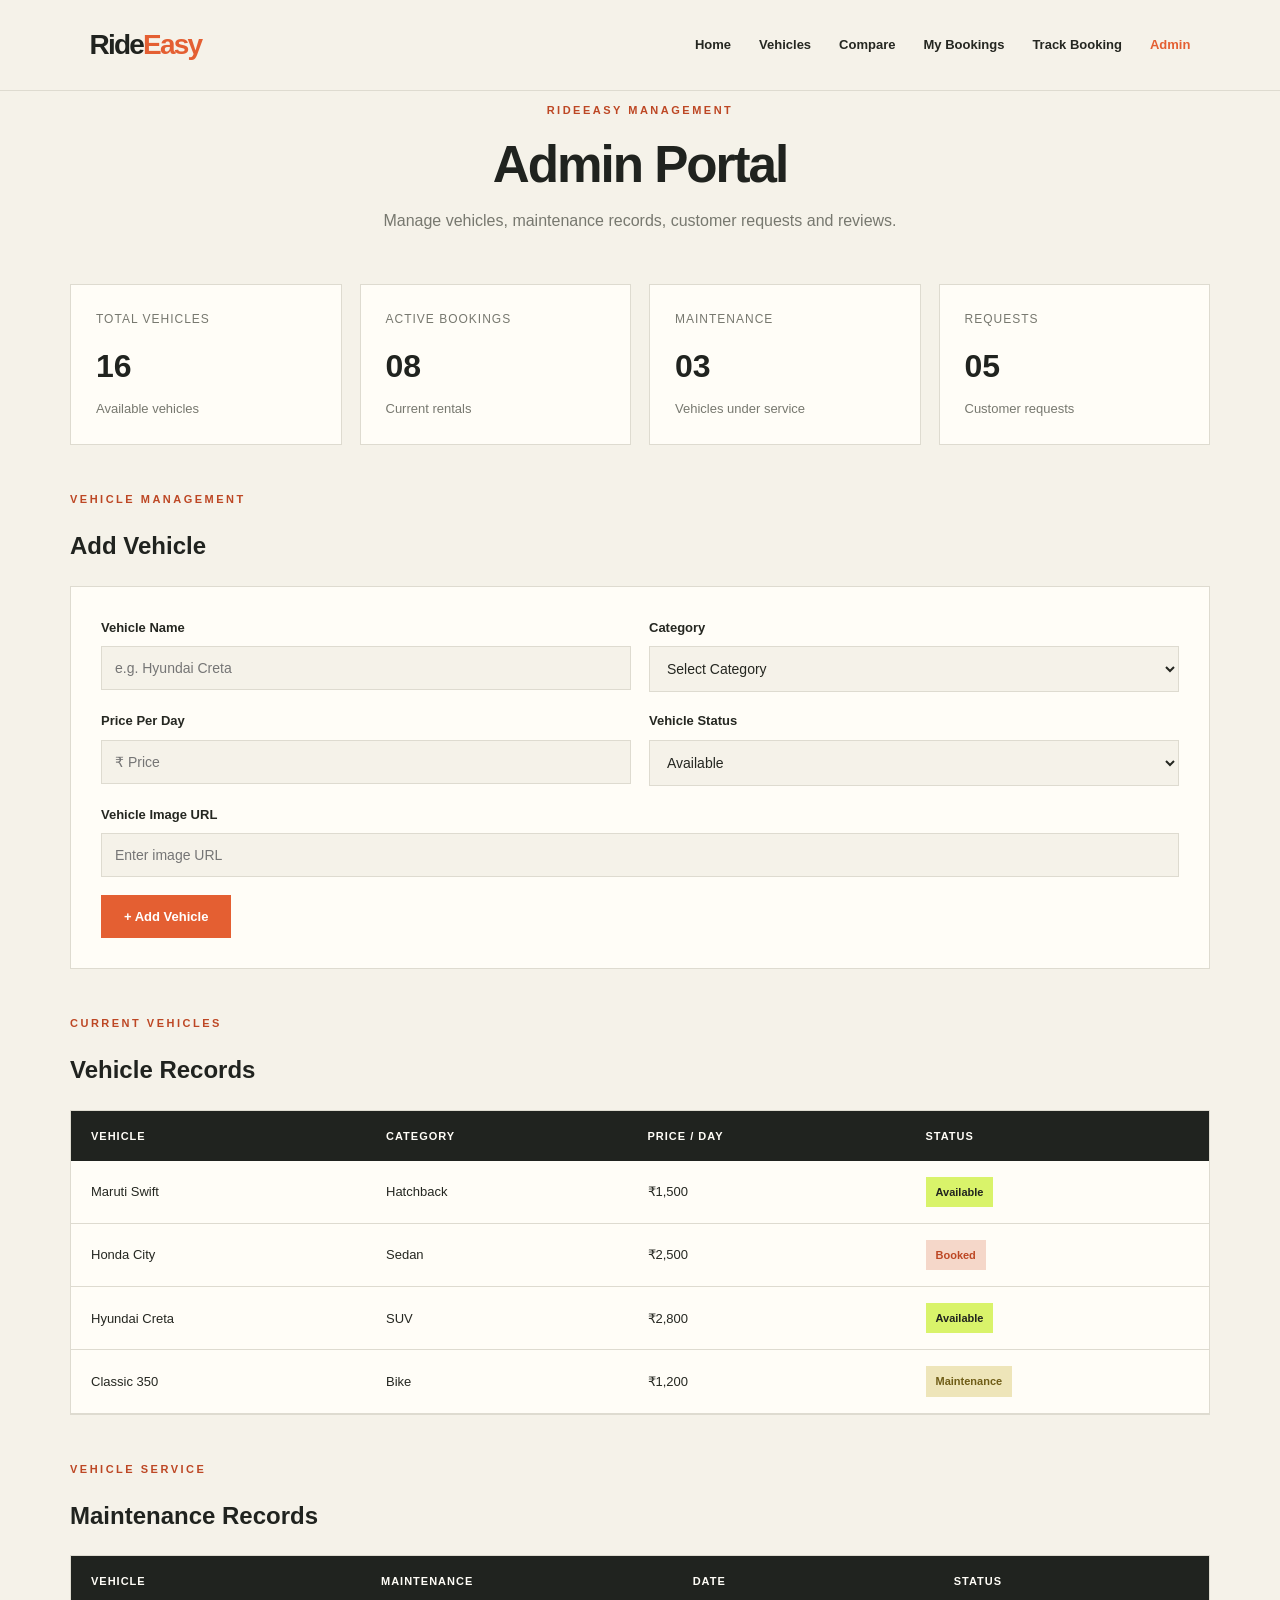
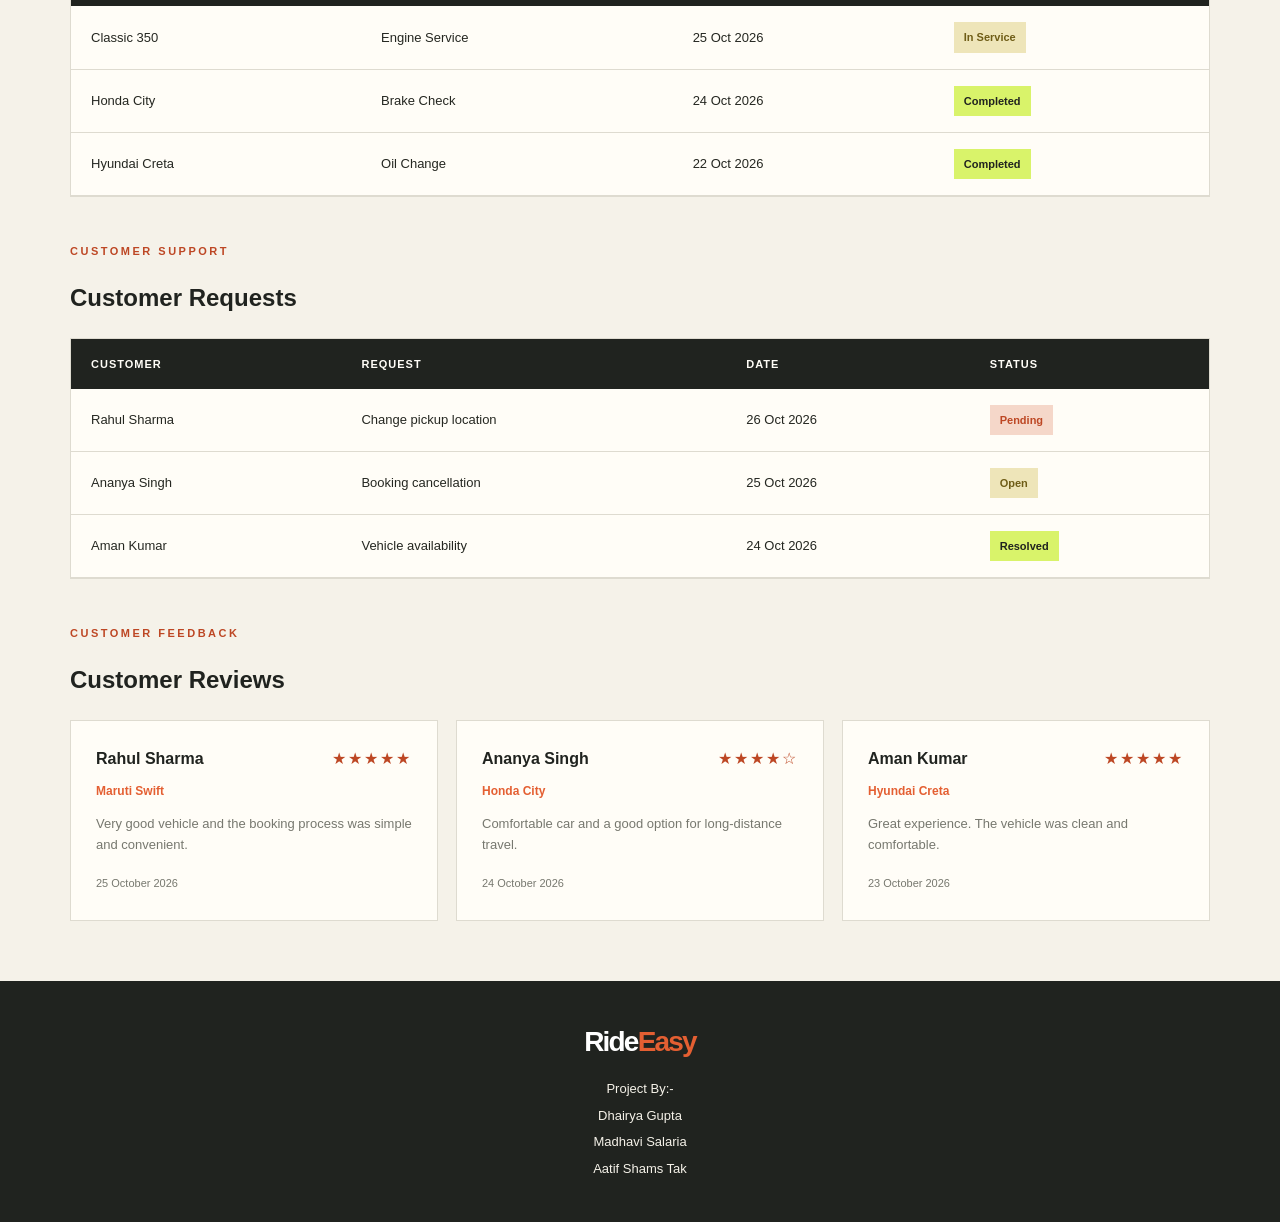
<file: admin.html>
<!DOCTYPE html>
<html lang="en">

<head>
    <meta charset="UTF-8">
    <meta name="viewport" content="width=device-width, initial-scale=1.0">

    <title>RideEasy | Admin Portal</title>

    <link rel="stylesheet" href="style.css">
</head>

<body>

<header class="site-header">

    <a class="logo" href="index.html">
        Ride<span>Easy</span>
    </a>

    <nav>
        <a href="index.html">Home</a>
        <a href="explore.html">Vehicles</a>
        <a href="compare.html">Compare</a>
        <a href="bookings.html">My Bookings</a>
        <a href="track-booking.html">Track Booking</a>
        <a class="active" href="admin.html">Admin</a>
    </nav>

</header>


<main class="admin-main">

    <!-- ADMIN HEADING -->

    <section class="page-heading">

        <p class="eyebrow">RIDEEASY MANAGEMENT</p>

        <h1>Admin Portal</h1>

        <p>
            Manage vehicles, maintenance records,
            customer requests and reviews.
        </p>

    </section>


    <!-- DASHBOARD CARDS -->

    <section class="admin-stats">

        <div class="admin-stat-card">
            <span>Total Vehicles</span>
            <strong>16</strong>
            <p>Available vehicles</p>
        </div>

        <div class="admin-stat-card">
            <span>Active Bookings</span>
            <strong>08</strong>
            <p>Current rentals</p>
        </div>

        <div class="admin-stat-card">
            <span>Maintenance</span>
            <strong>03</strong>
            <p>Vehicles under service</p>
        </div>

        <div class="admin-stat-card">
            <span>Requests</span>
            <strong>05</strong>
            <p>Customer requests</p>
        </div>

    </section>


    <!-- ADD VEHICLE -->

    <section class="admin-section">

        <div class="admin-section-heading">

            <div>
                <p class="eyebrow">VEHICLE MANAGEMENT</p>
                <h2>Add Vehicle</h2>
            </div>

        </div>


        <div class="admin-form-box">

            <form>

                <div class="admin-form-grid">

                    <div>
                        <label for="vehicle-name">
                            Vehicle Name
                        </label>

                        <input
                            type="text"
                            id="vehicle-name"
                            placeholder="e.g. Hyundai Creta"
                        >
                    </div>


                    <div>
                        <label for="vehicle-category">
                            Category
                        </label>

                        <select id="vehicle-category">

                            <option>Select Category</option>
                            <option>Hatchback</option>
                            <option>Sedan</option>
                            <option>SUV</option>
                            <option>Bike</option>
                            <option>Scooter</option>

                        </select>
                    </div>


                    <div>
                        <label for="vehicle-price">
                            Price Per Day
                        </label>

                        <input
                            type="number"
                            id="vehicle-price"
                            placeholder="₹ Price"
                        >
                    </div>


                    <div>
                        <label for="vehicle-status">
                            Vehicle Status
                        </label>

                        <select id="vehicle-status">

                            <option>Available</option>
                            <option>Booked</option>
                            <option>Maintenance</option>

                        </select>
                    </div>

                </div>


                <div>
                    <label for="vehicle-image">
                        Vehicle Image URL
                    </label>

                    <input
                        type="text"
                        id="vehicle-image"
                        placeholder="Enter image URL"
                    >
                </div>


                <button type="submit" class="button">
                    + Add Vehicle
                </button>

            </form>

        </div>

    </section>


    <!-- VEHICLE LIST -->

    <section class="admin-section">

        <div class="admin-section-heading">

            <div>
                <p class="eyebrow">CURRENT VEHICLES</p>
                <h2>Vehicle Records</h2>
            </div>

        </div>


        <div class="admin-table-wrapper">

            <table class="admin-table">

                <thead>

                    <tr>
                        <th>Vehicle</th>
                        <th>Category</th>
                        <th>Price / Day</th>
                        <th>Status</th>
                    </tr>

                </thead>

                <tbody>

                    <tr>
                        <td>Maruti Swift</td>
                        <td>Hatchback</td>
                        <td>₹1,500</td>
                        <td>
                            <span class="status available">
                                Available
                            </span>
                        </td>
                    </tr>

                    <tr>
                        <td>Honda City</td>
                        <td>Sedan</td>
                        <td>₹2,500</td>
                        <td>
                            <span class="status booked">
                                Booked
                            </span>
                        </td>
                    </tr>

                    <tr>
                        <td>Hyundai Creta</td>
                        <td>SUV</td>
                        <td>₹2,800</td>
                        <td>
                            <span class="status available">
                                Available
                            </span>
                        </td>
                    </tr>

                    <tr>
                        <td>Classic 350</td>
                        <td>Bike</td>
                        <td>₹1,200</td>
                        <td>
                            <span class="status maintenance">
                                Maintenance
                            </span>
                        </td>
                    </tr>

                </tbody>

            </table>

        </div>

    </section>


    <!-- MAINTENANCE -->

    <section class="admin-section">

        <div class="admin-section-heading">

            <div>
                <p class="eyebrow">VEHICLE SERVICE</p>
                <h2>Maintenance Records</h2>
            </div>

        </div>


        <div class="admin-table-wrapper">

            <table class="admin-table">

                <thead>

                    <tr>
                        <th>Vehicle</th>
                        <th>Maintenance</th>
                        <th>Date</th>
                        <th>Status</th>
                    </tr>

                </thead>

                <tbody>

                    <tr>
                        <td>Classic 350</td>
                        <td>Engine Service</td>
                        <td>25 Oct 2026</td>
                        <td>
                            <span class="status maintenance">
                                In Service
                            </span>
                        </td>
                    </tr>

                    <tr>
                        <td>Honda City</td>
                        <td>Brake Check</td>
                        <td>24 Oct 2026</td>
                        <td>
                            <span class="status available">
                                Completed
                            </span>
                        </td>
                    </tr>

                    <tr>
                        <td>Hyundai Creta</td>
                        <td>Oil Change</td>
                        <td>22 Oct 2026</td>
                        <td>
                            <span class="status available">
                                Completed
                            </span>
                        </td>
                    </tr>

                </tbody>

            </table>

        </div>

    </section>


    <!-- CUSTOMER REQUESTS -->

    <section class="admin-section">

        <div class="admin-section-heading">

            <div>
                <p class="eyebrow">CUSTOMER SUPPORT</p>
                <h2>Customer Requests</h2>
            </div>

        </div>


        <div class="admin-table-wrapper">

            <table class="admin-table">

                <thead>

                    <tr>
                        <th>Customer</th>
                        <th>Request</th>
                        <th>Date</th>
                        <th>Status</th>
                    </tr>

                </thead>

                <tbody>

                    <tr>
                        <td>Rahul Sharma</td>
                        <td>Change pickup location</td>
                        <td>26 Oct 2026</td>
                        <td>
                            <span class="status booked">
                                Pending
                            </span>
                        </td>
                    </tr>

                    <tr>
                        <td>Ananya Singh</td>
                        <td>Booking cancellation</td>
                        <td>25 Oct 2026</td>
                        <td>
                            <span class="status maintenance">
                                Open
                            </span>
                        </td>
                    </tr>

                    <tr>
                        <td>Aman Kumar</td>
                        <td>Vehicle availability</td>
                        <td>24 Oct 2026</td>
                        <td>
                            <span class="status available">
                                Resolved
                            </span>
                        </td>
                    </tr>

                </tbody>

            </table>

        </div>

    </section>


    <!-- CUSTOMER REVIEWS -->

    <section class="admin-section">

        <div class="admin-section-heading">

            <div>
                <p class="eyebrow">CUSTOMER FEEDBACK</p>
                <h2>Customer Reviews</h2>
            </div>

        </div>


        <div class="review-grid">

            <article class="review-card">

                <div class="review-top">
                    <strong>Rahul Sharma</strong>
                    <span>★★★★★</span>
                </div>

                <p class="review-vehicle">
                    Maruti Swift
                </p>

                <p>
                    Very good vehicle and the booking process
                    was simple and convenient.
                </p>

                <small>
                    25 October 2026
                </small>

            </article>


            <article class="review-card">

                <div class="review-top">
                    <strong>Ananya Singh</strong>
                    <span>★★★★☆</span>
                </div>

                <p class="review-vehicle">
                    Honda City
                </p>

                <p>
                    Comfortable car and a good option for
                    long-distance travel.
                </p>

                <small>
                    24 October 2026
                </small>

            </article>


            <article class="review-card">

                <div class="review-top">
                    <strong>Aman Kumar</strong>
                    <span>★★★★★</span>
                </div>

                <p class="review-vehicle">
                    Hyundai Creta
                </p>

                <p>
                    Great experience. The vehicle was clean
                    and comfortable.
                </p>

                <small>
                    23 October 2026
                </small>

            </article>

        </div>

    </section>


</main>


<footer>

    <a class="logo footer-logo" href="index.html">
        Ride<span>Easy</span>
    </a>

    <p>Project By:-</p>
    <p>Dhairya Gupta</p>
    <p>Madhavi Salaria</p>
    <p>Aatif Shams Tak</p>

</footer>

    <script src="app.js"></script>
</body>
</html>
</file>
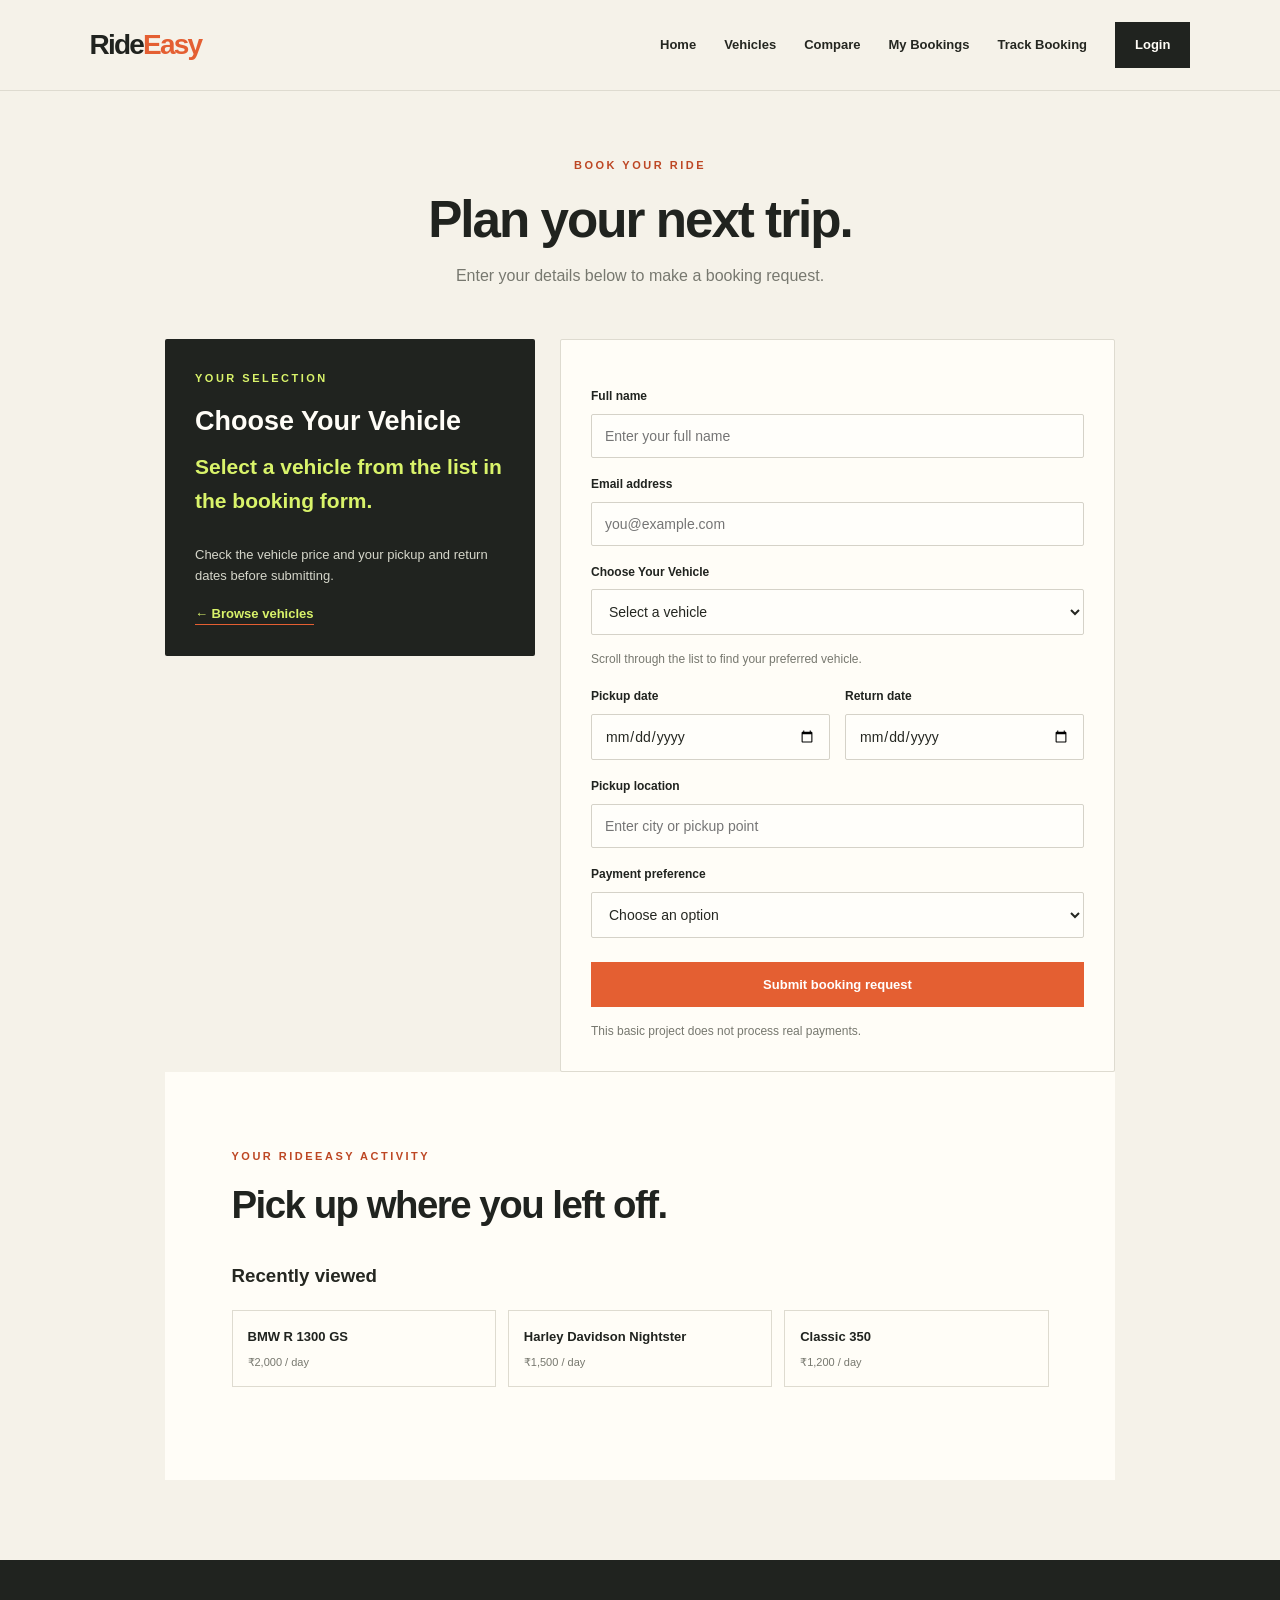
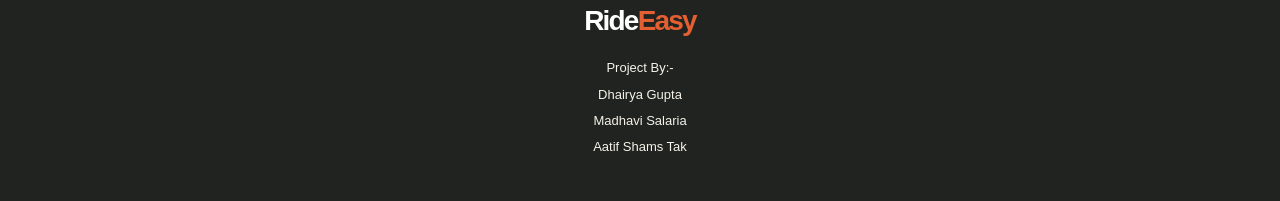
<file: booking.html>
<!DOCTYPE html>
<html lang="en">

<head>
    <meta charset="UTF-8">
    <meta name="viewport" content="width=device-width, initial-scale=1.0">

    <title>RideEasy | Book a Vehicle</title>

    <link rel="stylesheet" href="style.css">
</head>

<body>

    <!-- Header and Navigation -->
    <header class="site-header">

        <a class="logo" href="index.html">
            Ride<span>Easy</span>
        </a>

        <nav>
            <a href="index.html">Home</a>
            <a href="explore.html">Vehicles</a>
            <a href="compare.html">Compare</a>
            <a href="bookings.html">My Bookings</a>
            <a href="track-booking.html">Track Booking</a>
            <a class="nav-button" href="login.html">Login</a>
        </nav>

    </header>

    <main class="page-main narrow-main">

        <!-- Page Heading -->
        <section class="page-heading">

            <p class="eyebrow">BOOK YOUR RIDE</p>

            <h1>Plan your next trip.</h1>

            <p>
                Enter your details below to make a booking request.
            </p>

        </section>

        <!-- Booking Layout -->
        <section class="booking-layout">

            <!-- Vehicle Selection -->
            <div class="booking-summary">

                <p class="eyebrow">YOUR SELECTION</p>

                <h2>Choose Your Vehicle</h2>

                <p class="summary-price">
                    Select a vehicle from the list in the booking form.
                </p>

                <p class="summary-note">
                    Check the vehicle price and your pickup and return dates before submitting.
                </p>

                <a class="text-link" href="explore.html">
                    ← Browse vehicles
                </a>

            </div>

            <!-- Booking Form -->
            <form class="form-box" data-booking-form>

                <!-- Customer Details -->
                <label for="customerName">Full name</label>

                <input
                    type="text"
                    id="customerName"
                    name="name"
                    placeholder="Enter your full name"
                    required
                >

                <label for="customerEmail">Email address</label>

                <input
                    type="email"
                    id="customerEmail"
                    name="email"
                    placeholder="you@example.com"
                    required
                >

                <!-- Vehicle Dropdown -->
                <label for="vehicle">Choose Your Vehicle</label>

                <select id="vehicle" name="vehicle" required>

                    <option value="">Select a vehicle</option>

                    <optgroup label="Hatchbacks">
                        <option>Maruti Swift - ₹1,500/day</option>
                        <option>Maruti Baleno - ₹1,700/day</option>
                        <option>Hyundai i20 - ₹1,800/day</option>
                        <option>Tata Altroz - ₹1,600/day</option>
                    </optgroup>

                    <optgroup label="Sedans">
                        <option>Honda City - ₹2,500/day</option>
                        <option>Hyundai Verna - ₹2,300/day</option>
                        <option>Maruti Dzire - ₹1,800/day</option>
                        <option>Honda Amaze - ₹1,900/day</option>
                    </optgroup>

                    <optgroup label="SUVs">
                        <option>Hyundai Creta - ₹2,800/day</option>
                        <option>Tata Nexon - ₹2,200/day</option>
                        <option>Mahindra Scorpio - ₹3,500/day</option>
                        <option>Kia Seltos - ₹2,700/day</option>
                    </optgroup>

                    <optgroup label="Bikes">
                        <option>Classic 350 - ₹1,200/day</option>
                        <option>Harley Davidson Nightster - ₹1,500/day</option>
                        <option>BMW R 1300 GS - ₹2,000/day</option>
                    </optgroup>

                    <optgroup label="Scooters">
                        <option>Activa - ₹700/day</option>
                    </optgroup>

                </select>

                <p class="form-note">
                    Scroll through the list to find your preferred vehicle.
                </p>

                <!-- Pickup and Return Dates -->
                <div class="form-row">

                    <div>
                        <label for="pickup">Pickup date</label>

                        <input
                            type="date"
                            id="pickup"
                            name="pickup"
                            required
                        >
                    </div>

                    <div>
                        <label for="returnDate">Return date</label>

                        <input
                            type="date"
                            id="returnDate"
                            name="return"
                            required
                        >
                    </div>

                </div>

                <!-- Pickup Location -->
                <label for="pickupLocation">Pickup location</label>

                <input
                    type="text"
                    id="pickupLocation"
                    name="location"
                    placeholder="Enter city or pickup point"
                    required
                >

                <!-- Payment Preference -->
                <label for="payment">Payment preference</label>

                <select id="payment" name="payment" required>
                    <option value="">Choose an option</option>
                    <option value="Pay at pickup">Pay at pickup</option>
                    <option value="Online payment">Online payment (not enabled)</option>
                </select>

                <!-- Submit Button -->
                <button class="button form-button" type="submit">
                    Submit booking request
                </button>

                <p class="form-note">
                    This basic project does not process real payments.
                </p>

            </form>

        </section>

    </main>

    <!-- Footer -->
    <footer>
        <a class="logo footer-logo" href="index.html">
            Ride<span>Easy</span>
        </a>

        <p>Project By:-</p>
        <p>Dhairya Gupta</p>
        <p>Madhavi Salaria</p>
        <p>Aatif Shams Tak</p>
    </footer>

    <script src="app.js"></script>
</body>

</html>
</file>
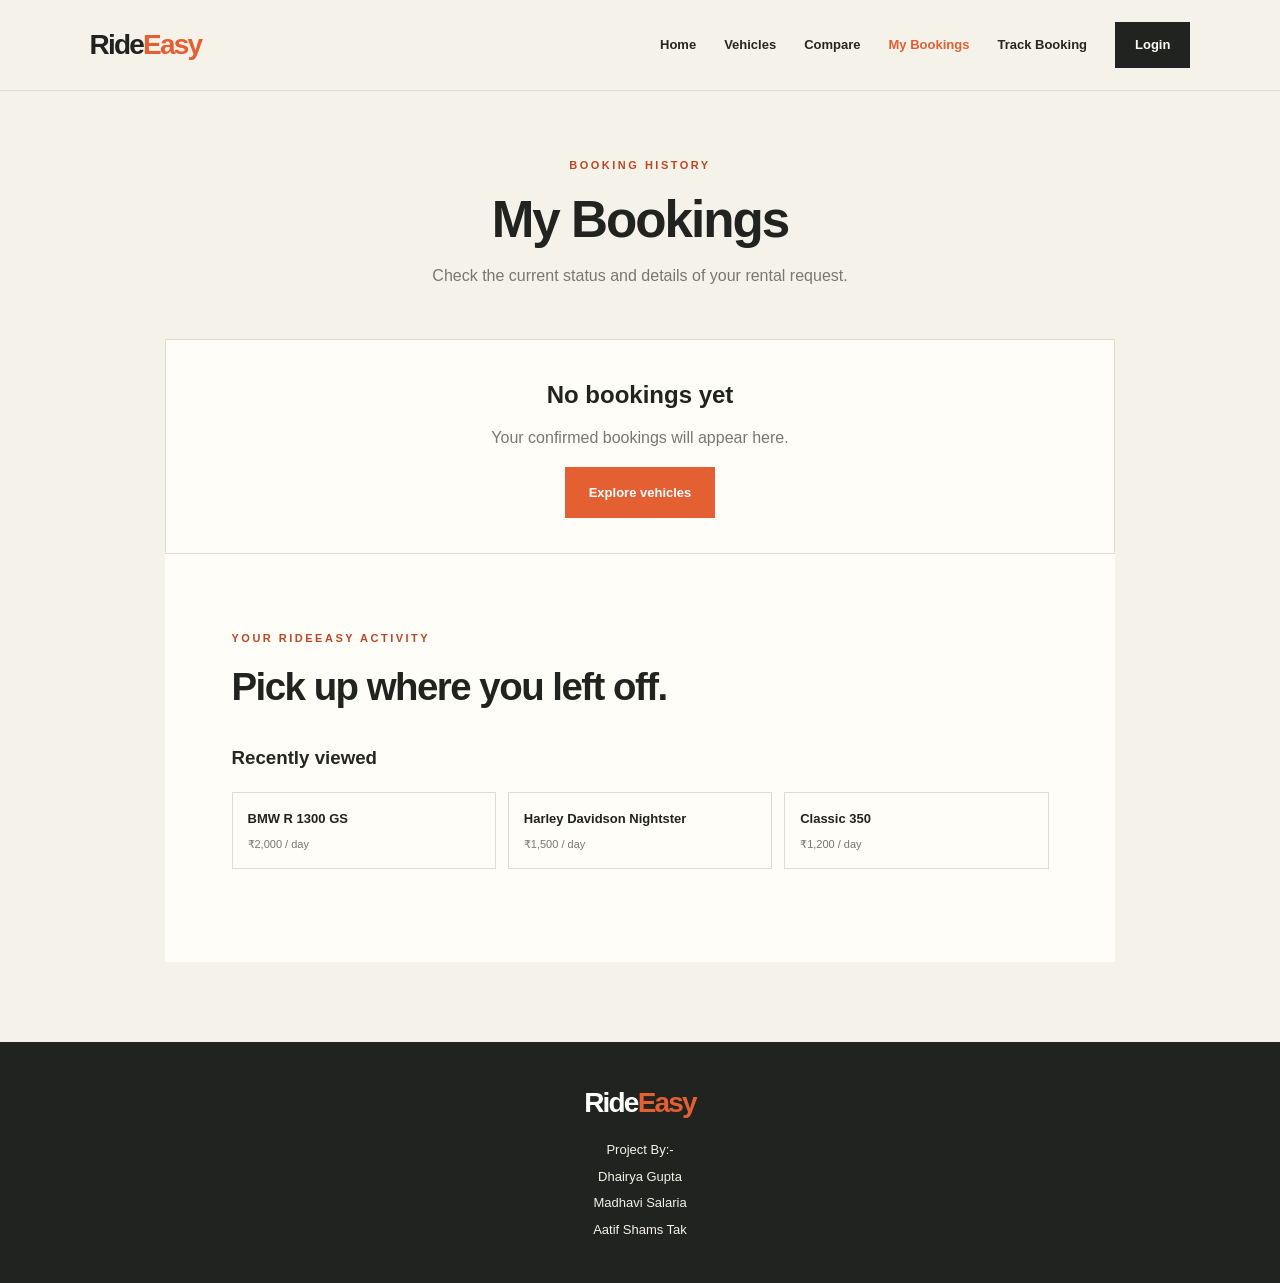
<file: bookings.html>
<!DOCTYPE html>
<html lang="en">

<head>
    <meta charset="UTF-8">
    <meta name="viewport" content="width=device-width, initial-scale=1.0">

    <title>RideEasy | My Bookings</title>

    <link rel="stylesheet" href="style.css">
</head>

<body>

<header class="site-header">

    <a class="logo" href="index.html">
        Ride<span>Easy</span>
    </a>

    <nav>
        <a href="index.html">Home</a>
        <a href="explore.html">Vehicles</a>
        <a href="compare.html">Compare</a>
        <a class="active" href="bookings.html">My Bookings</a>
        <a href="track-booking.html">Track Booking</a>
        <a class="nav-button" href="login.html">Login</a>
    </nav>

</header>


<main class="page-main narrow-main">

    <section class="page-heading">

        <p class="eyebrow">BOOKING HISTORY</p>

        <h1>My Bookings</h1>

        <p>
            Check the current status and details of your rental request.
        </p>

    </section>


    <section class="rideeasy-bookings-list" data-bookings-list></section>
</main>


<footer>

    <a class="logo footer-logo" href="index.html">
        Ride<span>Easy</span>
    </a>

    <p>Project By:-</p>
    <p>Dhairya Gupta</p>
    <p>Madhavi Salaria</p>
    <p>Aatif Shams Tak</p>

</footer>

    <script src="app.js"></script>
</body>
</html>
</file>
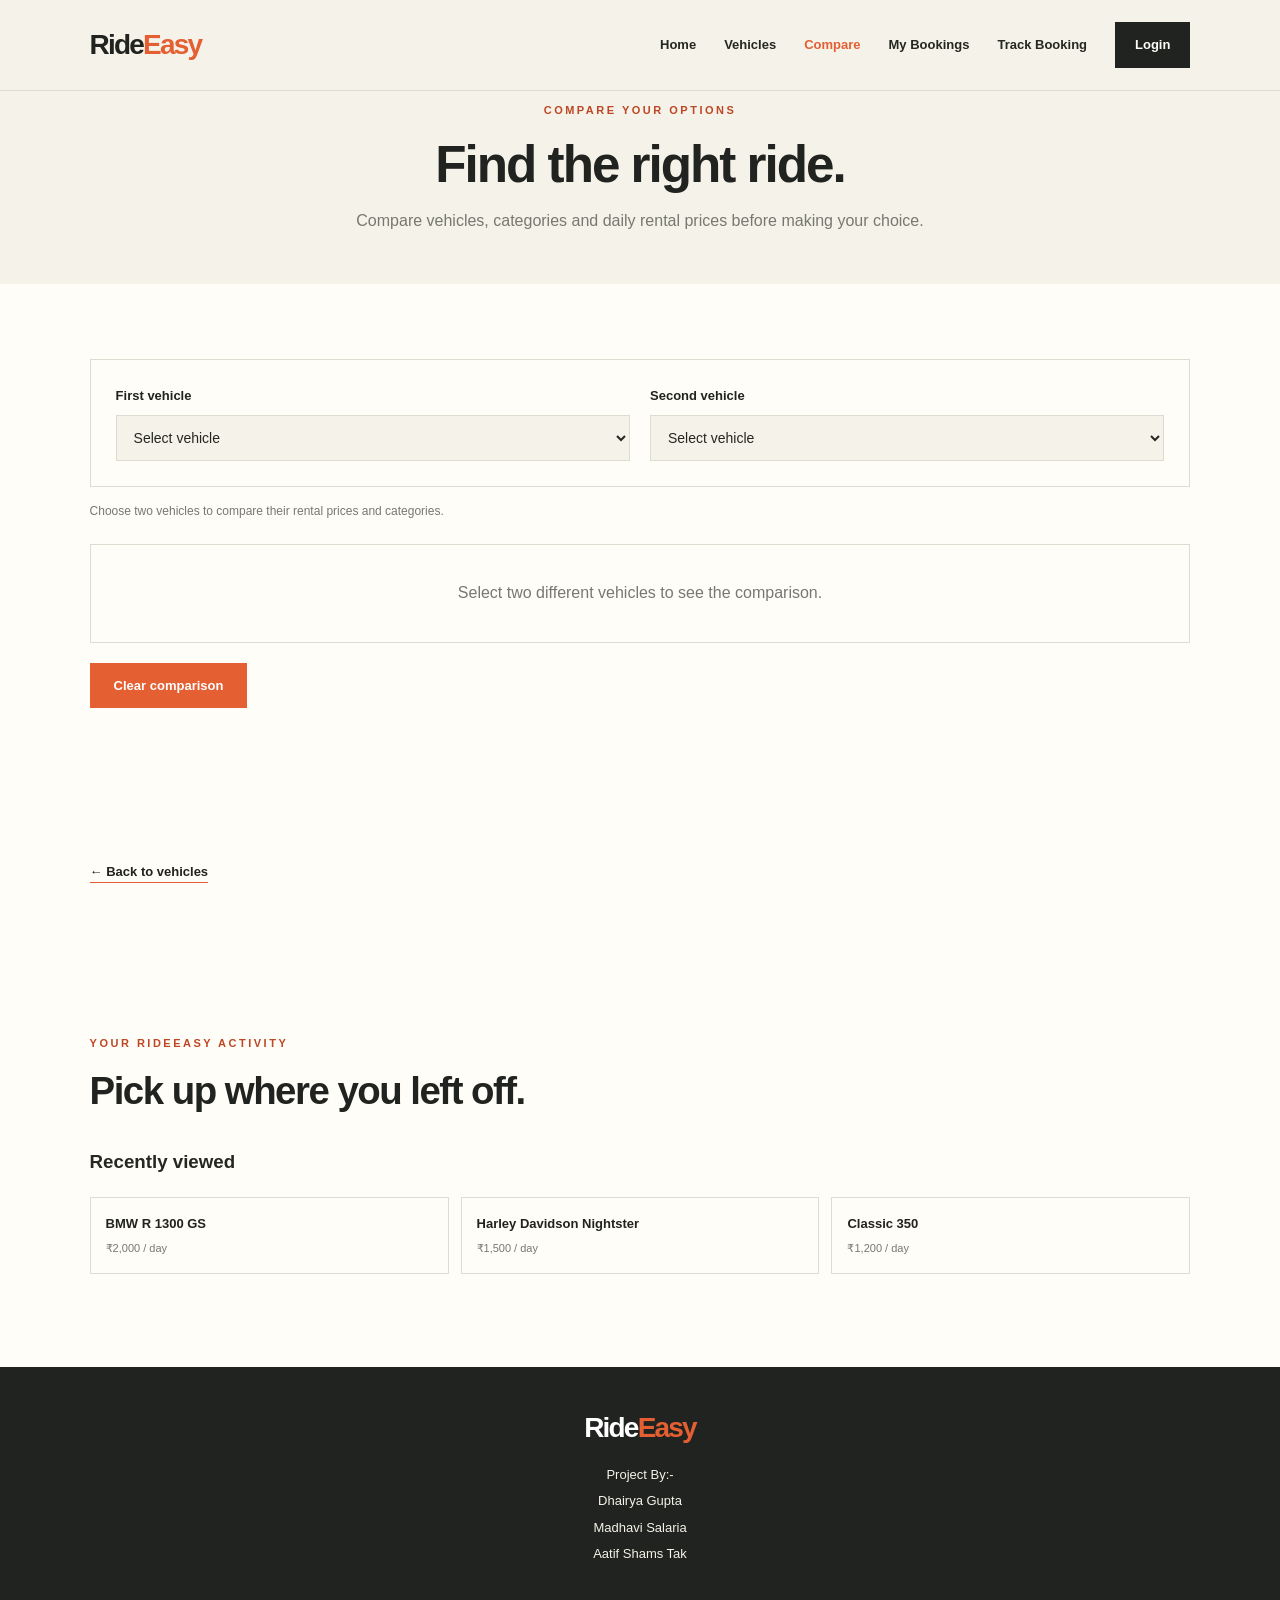
<file: compare.html>
<!DOCTYPE html>
<html lang="en">

<head>
    <meta charset="UTF-8">
    <meta name="viewport" content="width=device-width, initial-scale=1.0">

    <title>RideEasy | Compare Vehicles</title>

    <link rel="stylesheet" href="style.css">
</head>

<body>

<header class="site-header">

    <a class="logo" href="index.html">
        Ride<span>Easy</span>
    </a>

    <nav>
        <a href="index.html">Home</a>
        <a href="explore.html">Vehicles</a>
        <a class="active" href="compare.html">Compare</a>
        <a href="bookings.html">My Bookings</a>
        <a href="track-booking.html">Track Booking</a>
        <a class="nav-button" href="login.html">Login</a>
    </nav>

</header>


<main>

    <section class="page-heading">

        <p class="eyebrow">COMPARE YOUR OPTIONS</p>

        <h1>Find the right ride.</h1>

        <p>
            Compare vehicles, categories and daily rental prices
            before making your choice.
        </p>

    </section>


    <section class="section">
        <div data-compare-area></div>
    </section>


    <section class="section">

        <a class="text-link" href="explore.html">
            ← Back to vehicles
        </a>

    </section>

</main>


<footer>

    <a class="logo footer-logo" href="index.html">
        Ride<span>Easy</span>
    </a>

    <p>Project By:-</p>
    <p>Dhairya Gupta</p>
    <p>Madhavi Salaria</p>
    <p>Aatif Shams Tak</p>

</footer>

    <script src="app.js"></script>
</body>
</html>
</file>
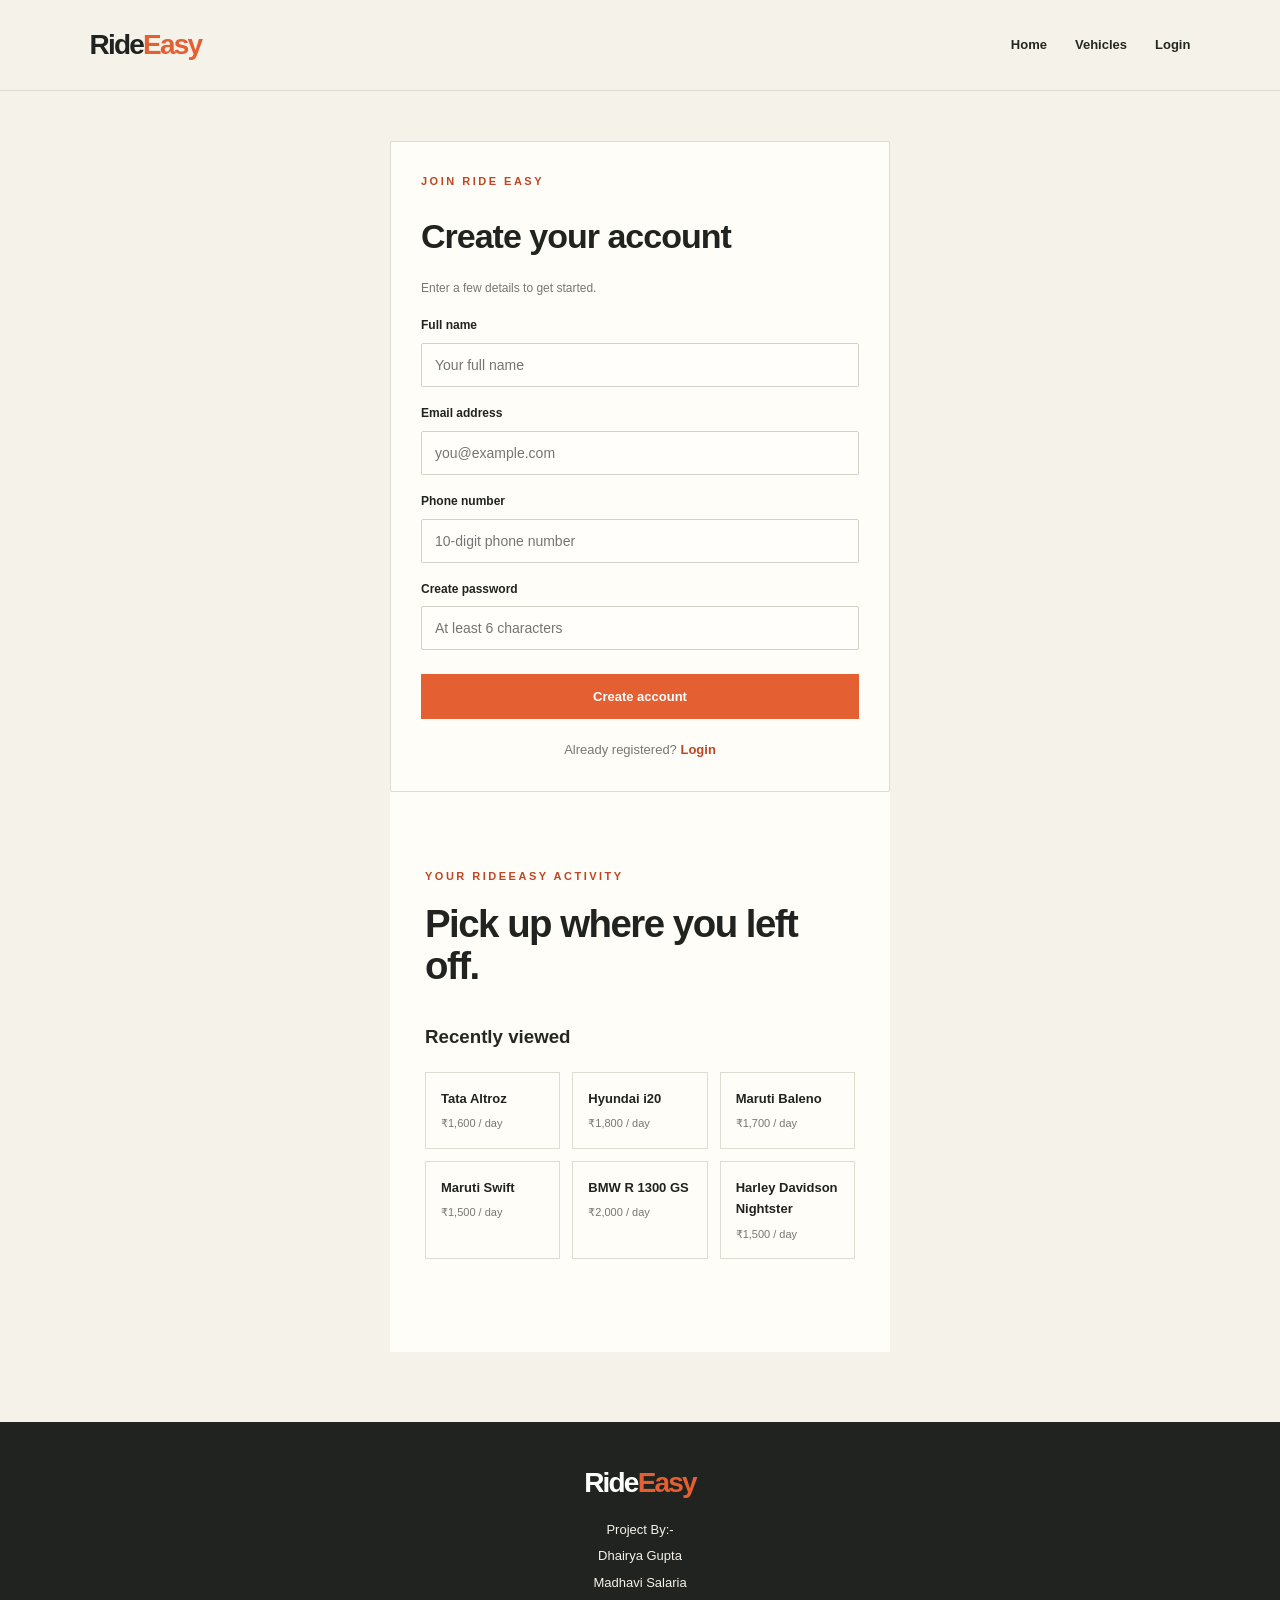
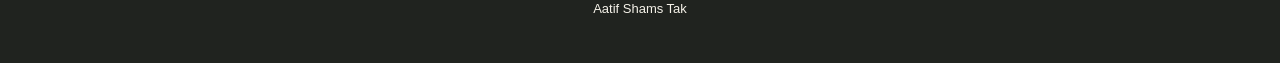
<file: register.html>
<!DOCTYPE html>
<html lang="en">

<head>
    <meta charset="UTF-8">
    <meta name="viewport" content="width=device-width, initial-scale=1.0">

    <title>RideEasy | Register</title>

    <link rel="stylesheet" href="style.css">
</head>

<body>

    <!-- Header and Navigation -->
    <header class="site-header">

        <a class="logo" href="index.html">
            Ride<span>Easy</span>
        </a>

        <nav>
            <a href="index.html">Home</a>
            <a href="explore.html">Vehicles</a>
            <a href="login.html">Login</a>
        </nav>

    </header>

    <!-- Registration Section -->
    <main class="register-wrap">

        <form
            class="form-box register-box"
            data-register-form
        >

            <p class="eyebrow">JOIN RIDE EASY</p>

            <h1>Create your account</h1>

            <p class="muted">
                Enter a few details to get started.
            </p>

            <!-- Full Name -->
            <label for="name">Full name</label>

            <input
                type="text"
                id="name"
                name="name"
                placeholder="Your full name"
                required
            >

            <!-- Email Address -->
            <label for="email">Email address</label>

            <input
                type="email"
                id="email"
                name="email"
                placeholder="you@example.com"
                required
            >

            <!-- Phone Number -->
            <label for="phone">Phone number</label>

            <input
                type="tel"
                id="phone"
                name="phone"
                placeholder="10-digit phone number"
                pattern="[0-9]{10}"
                required
            >

            <!-- Password -->
            <label for="password">Create password</label>

            <input
                type="password"
                id="password"
                name="password"
                minlength="6"
                placeholder="At least 6 characters"
                required
            >

            <!-- Create Account Button -->
            <button
                type="submit"
                class="button form-button"
            >
                Create account
            </button>


            <!-- Login Link -->
            <p class="register-line">
                Already registered?
                <a href="login.html">Login</a>
            </p>

        </form>

    </main>

    <footer>
    <a class="logo footer-logo" href="index.html">Ride<span>Easy</span></a>
    <p>Project By:-</p>
    <p>Dhairya Gupta</p>
    <p>Madhavi Salaria</p>
    <p>Aatif Shams Tak</p>
    </footer>

    <script src="app.js"></script>
</body>
</html>
</file>
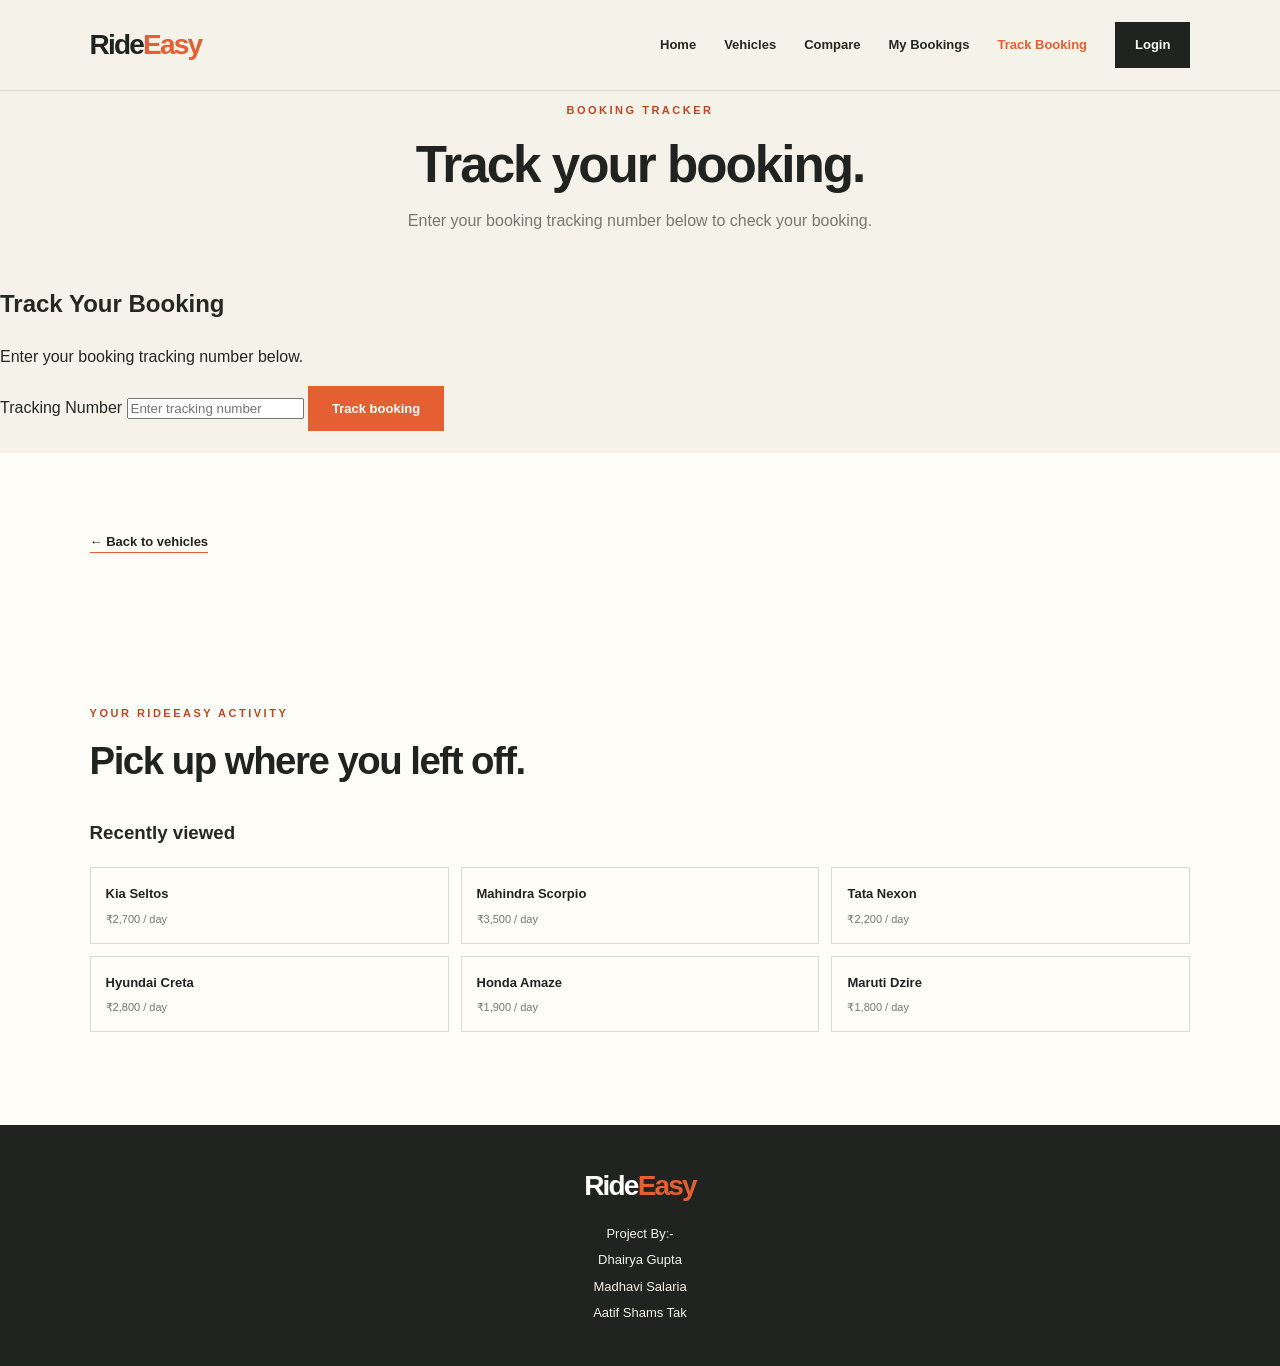
<file: track-booking.html>
<!DOCTYPE html>
<html lang="en">

<head>
    <meta charset="UTF-8">
    <meta name="viewport" content="width=device-width, initial-scale=1.0">

    <title>RideEasy | Track Booking</title>

    <link rel="stylesheet" href="style.css">
</head>

<body>

<header class="site-header">

    <a class="logo" href="index.html">
        Ride<span>Easy</span>
    </a>

    <nav>
        <a href="index.html">Home</a>
        <a href="explore.html">Vehicles</a>
        <a href="compare.html">Compare</a>
        <a href="bookings.html">My Bookings</a>
        <a class="active" href="track-booking.html">Track Booking</a>
        <a class="nav-button" href="login.html">Login</a>
    </nav>

</header>


<main>

    <section class="page-heading">

        <p class="eyebrow">BOOKING TRACKER</p>

        <h1>Track your booking.</h1>

        <p>
            Enter your booking tracking number below
            to check your booking.
        </p>

    </section>


    <section class="tracking-box">

        <h2>Track Your Booking</h2>

        <p>
            Enter your booking tracking number below.
        </p>

        <form data-track-form>

            <label for="tracking-number">
                Tracking Number
            </label>

            <input
                type="text"
                id="tracking-number"
                name="tracking-number"
                placeholder="Enter tracking number"
                required
            >

            <button type="submit" class="button">Track booking</button>

        </form>
        <div data-track-result class="rideeasy-track-result"></div>

    </section>


    <section class="section">

        <a class="text-link" href="explore.html">
            ← Back to vehicles
        </a>

    </section>

</main>


<footer>

    <a class="logo footer-logo" href="index.html">
        Ride<span>Easy</span>
    </a>

    <p>Project By:-</p>
    <p>Dhairya Gupta</p>
    <p>Madhavi Salaria</p>
    <p>Aatif Shams Tak</p>

</footer>


    <script src="app.js"></script>
</body>
</html>
</file>
<file: style.css>
/* =========================================
   RIDEEASY — Editorial Automotive Design
   HTML + CSS only
========================================= */

:root{
    --navy: #20231f;
    --blue: #e45f32;
    --light-blue: #f0eee5;
    --text: #252721;
    --muted: #77786f;
    --white: #fffdf7;
    --background: #f5f2e9;
    --border: #dedbd0;
    --lime: #d9f36a;
    --orange-dark: #bd4724;
}

*{
    box-sizing: border-box;
}

html{
    scroll-behavior: smooth;
}

body{
    margin: 0;
    font-family: Arial, Helvetica, sans-serif;
    background: var(--background);
    color: var(--text);
    line-height: 1.65;
}

img{
    display: block;
    max-width: 100%;
}

a{
    color: inherit;
    text-decoration: none;
}

h1,
h2,
h3,
p{
    margin-top: 0;
}

::selection{
    color: var(--navy);
    background: var(--lime);
}

/* HEADER */

.site-header{
    background: var(--background);
    display: flex;
    justify-content: space-between;
    align-items: center;
    gap: 24px;
    padding: 22px 7%;
    border-bottom: 1px solid var(--border);
}

.logo{
    color: var(--navy);
    font-size: 28px;
    font-weight: 900;
    letter-spacing: -1.8px;
}

.logo span{
    color: var(--blue);
}

nav{
    display: flex;
    align-items: center;
    gap: 28px;
    flex-wrap: wrap;
}

nav a{
    color: var(--text);
    font-size: 13px;
    font-weight: bold;
    transition: color 0.2s ease;
}

nav a:hover,
nav a.active{
    color: var(--blue);
}

.nav-button{
    background: var(--navy);
    color: var(--white);
    padding: 11px 19px;
    border: 1px solid var(--navy);
    transition: background 0.2s ease, color 0.2s ease;
}

.nav-button:hover{
    background: var(--lime);
    color: var(--navy);
}

/* HOME HERO */

.hero{
    display: flex;
    align-items: center;
    gap: 6%;
    padding: 70px 7% 85px;
}

.hero-text{
    flex: 0.9;
}

.eyebrow{
    color: var(--orange-dark);
    font-size: 11px;
    font-weight: 800;
    letter-spacing: 2.5px;
    text-transform: uppercase;
    margin-bottom: 18px;
}

.hero h1{
    color: var(--navy);
    font-size: clamp(42px, 5.5vw, 76px);
    line-height: 0.99;
    letter-spacing: -4px;
    margin-bottom: 25px;
    font-weight: 900;
}

.hero h1 span{
    color: var(--blue);
}

.hero-description{
    max-width: 440px;
    color: var(--muted);
    font-size: 16px;
    line-height: 1.9;
}

.hero-actions{
    display: flex;
    align-items: center;
    gap: 24px;
    flex-wrap: wrap;
    margin-top: 30px;
}

.button{
    display: inline-block;
    background: var(--blue);
    color: white;
    border: 1px solid var(--blue);
    padding: 14px 23px;
    font-size: 13px;
    font-weight: bold;
    font-family: inherit;
    text-align: center;
    cursor: pointer;
    transition: background 0.2s ease,
                color 0.2s ease,
                transform 0.2s ease;
}

.button:hover{
    background: var(--orange-dark);
    border-color: var(--orange-dark);
    transform: translateY(-2px);
}

.text-link{
    color: var(--navy);
    font-size: 13px;
    font-weight: bold;
    border-bottom: 1px solid var(--blue);
    padding-bottom: 3px;
}

.text-link:hover{
    color: var(--blue);
}

/* HERO STATISTICS */

.hero-stats{
    display: flex;
    gap: 35px;
    margin-top: 42px;
    flex-wrap: wrap;
}

.hero-stats div{
    display: flex;
    flex-direction: column;
}

.hero-stats strong{
    color: var(--navy);
    font-size: 25px;
    letter-spacing: -1px;
}

.hero-stats span{
    color: var(--muted);
    font-size: 11px;
    text-transform: uppercase;
    letter-spacing: 0.7px;
}

/* HERO IMAGE */

.hero-image{
    flex: 1.1;
    position: relative;
}

.hero-image img{
    width: 100%;
    height: 460px;
    object-fit: cover;
    border-radius: 2px;
}

.image-note{
    position: absolute;
    bottom: 20px;
    left: -18px;
    background: var(--lime);
    color: var(--navy);
    padding: 13px 18px;
    font-size: 12px;
    font-weight: bold;
}

.note-dot{
    display: inline-block;
    width: 8px;
    height: 8px;
    background: var(--orange-dark);
    border-radius: 50%;
    margin-right: 8px;
}

/* GENERAL SECTIONS */

.section,
.steps-section{
    padding: 75px 7%;
}

.section{
    background: var(--white);
}

.section-heading{
    display: flex;
    align-items: end;
    justify-content: space-between;
    gap: 20px;
    margin-bottom: 35px;
}

.section-heading h2,
.steps-section h2{
    color: var(--navy);
    font-size: clamp(28px, 3vw, 42px);
    line-height: 1.1;
    letter-spacing: -1.5px;
    margin-bottom: 0;
}

/* VEHICLE CARDS */

.vehicle-grid{
    display: grid;
    grid-template-columns: repeat(3, minmax(0, 1fr));
    gap: 26px;
}

.vehicle-card{
    background: var(--white);
    border: 1px solid var(--border);
    border-radius: 2px;
    overflow: hidden;
    transition: transform 0.25s ease,
                border-color 0.25s ease;
}

.vehicle-card:hover{
    transform: translateY(-5px);
    border-color: var(--blue);
}

.vehicle-card img{
    width: 100%;
    height: 220px;
    object-fit: cover;
    transition: transform 0.35s ease;
}

.vehicle-card:hover img{
    transform: scale(1.035);
}

.vehicle-card-content{
    padding: 22px;
}

.vehicle-card h3{
    color: var(--navy);
    font-size: 20px;
    letter-spacing: -0.5px;
    margin-bottom: 8px;
}

.vehicle-card p{
    color: var(--muted);
    font-size: 13px;
    margin-bottom: 17px;
}

.vehicle-card-content > a:not(.button){
    color: var(--orange-dark);
    font-size: 13px;
    font-weight: bold;
}

/* HOW IT WORKS */

.steps-section{
    background: var(--light-blue);
}

.steps-grid{
    display: grid;
    grid-template-columns: repeat(3, minmax(0, 1fr));
    gap: 1px;
    margin-top: 35px;
    background: var(--border);
    border: 1px solid var(--border);
}

.step{
    background: var(--light-blue);
    padding: 30px;
}

.step span{
    display: inline-block;
    color: var(--navy);
    background: var(--lime);
    padding: 5px 10px;
    font-size: 11px;
    font-weight: 900;
    margin-bottom: 20px;
}

.step h3{
    color: var(--navy);
    font-size: 19px;
    margin-bottom: 10px;
}

.step p{
    color: var(--muted);
    font-size: 13px;
    margin-bottom: 0;
}

/* FOOTER */

footer{
    background: var(--navy);
    color: #f5f2e9;
    text-align: center;
    padding: 38px 20px;
}

footer p{
    font-size: 13px;
    margin: 5px 0;
}

footer small{
    font-size: 11px;
    color: #c4c6b9;
}

.footer-logo{
    color: white;
    display: inline-block;
    margin-bottom: 8px;
}

/* INNER PAGES */

.page-main{
    width: 86%;
    max-width: 1200px;
    margin: 0 auto;
    padding: 55px 0 80px;
}

.page-heading{
    text-align: center;
    margin: 10px 0 50px;
}

.page-heading h1{
    color: var(--navy);
    font-size: clamp(34px, 4vw, 54px);
    letter-spacing: -2px;
    line-height: 1.1;
    margin-bottom: 14px;
}

.page-heading > p:last-child{
    color: var(--muted);
}







/* VEHICLE LABELS AND PRICES */













.small-button{
    padding: 10px 14px;
    font-size: 12px;
}

/* BOOKING PAGE */

.narrow-main{
    max-width: 950px;
}

.booking-layout{
    display: grid;
    grid-template-columns: 0.8fr 1.2fr;
    gap: 25px;
    align-items: start;
}

.booking-summary{
    background: var(--navy);
    color: var(--white);
    padding: 30px;
    border-radius: 2px;
}

.booking-summary .eyebrow{
    color: var(--lime);
}

.booking-summary h2{
    font-size: 27px;
    line-height: 1.2;
    margin-bottom: 12px;
}

.summary-price{
    font-size: 21px;
    font-weight: bold;
    color: var(--lime);
}

.summary-note{
    color: #d5d6ca;
    font-size: 13px;
    margin-top: 25px;
}

.booking-summary .text-link{
    color: var(--lime);
}

/* FORMS */

.form-box{
    background: var(--white);
    border: 1px solid var(--border);
    border-radius: 2px;
    padding: 30px;
}

.form-box label{
    display: block;
    color: var(--navy);
    font-size: 12px;
    font-weight: bold;
    margin: 17px 0 7px;
}

.form-box input,
.form-box select{
    display: block;
    width: 100%;
    padding: 13px;
    font-family: inherit;
    font-size: 14px;
    color: var(--text);
    background: #fffefa;
    border: 1px solid #d5d2c8;
    border-radius: 2px;
}

.form-box input:focus,
.form-box select:focus{
    outline: 2px solid var(--lime);
    border-color: var(--navy);
}

.form-row{
    display: flex;
    gap: 15px;
}

.form-row div{
    flex: 1;
    min-width: 0;
}

.form-button{
    width: 100%;
    margin-top: 24px;
}

.form-note,
.muted{
    color: var(--muted);
    font-size: 12px;
    margin: 15px 0 0;
}

/* CONFIRMATION CONTENT, IF USED */

.confirmation-card{
    background: var(--white);
    border: 1px solid var(--border);
    border-radius: 2px;
    padding: 32px;
}

.success-mark{
    width: 42px;
    height: 42px;
    display: flex;
    align-items: center;
    justify-content: center;
    background: var(--lime);
    color: var(--navy);
    font-size: 23px;
    font-weight: bold;
    margin-bottom: 15px;
}

.confirmation-card h2{
    color: var(--navy);
}

.confirmation-card > p{
    color: var(--muted);
    font-size: 14px;
}

.booking-details{
    display: grid;
    grid-template-columns: repeat(2, 1fr);
    margin-top: 25px;
    border-top: 1px solid var(--border);
}

.booking-details div{
    display: flex;
    flex-direction: column;
    gap: 4px;
    padding: 15px 10px 15px 0;
    border-bottom: 1px solid var(--border);
}

.booking-details span{
    color: var(--muted);
    font-size: 12px;
}

.booking-details strong{
    color: var(--navy);
    font-size: 14px;
    overflow-wrap: anywhere;
}

/* LOGIN PAGE */

.login-page{
    min-height: 100vh;
}

.login-layout{
    display: grid;
    grid-template-columns: 1fr 1fr;
    min-height: 600px;
    padding: 35px 7%;
    gap: 35px;
}

.login-visual{
    position: relative;
    min-height: 480px;
    overflow: hidden;
    background: var(--navy);
}

.login-visual img{
    width: 100%;
    height: 100%;
    min-height: 480px;
    object-fit: cover;
    display: block;
    opacity: 0.75;
}

.login-visual div{
    position: absolute;
    left: 30px;
    right: 30px;
    bottom: 25px;
    color: white;
}

.login-visual .eyebrow{
    color: var(--lime);
}

.login-visual h1{
    font-size: 36px;
    line-height: 1.1;
    margin-bottom: 12px;
}

.login-visual p:last-child{
    color: #f0eee5;
}

.login-form-area{
    display: flex;
    align-items: center;
    justify-content: center;
}

.login-box{
    width: 100%;
    max-width: 440px;
}

.login-box h2{
    color: var(--navy);
    font-size: 32px;
    margin-bottom: 5px;
}

.register-line{
    text-align: center;
    color: var(--muted);
    font-size: 13px;
    margin: 20px 0 0;
}

.register-line a{
    color: var(--orange-dark);
    font-weight: bold;
}

/* REGISTRATION PAGE */

.register-wrap{
    width: 90%;
    max-width: 500px;
    margin: 50px auto 70px;
}

.register-box h1{
    color: var(--navy);
    font-size: 34px;
    letter-spacing: -1px;
    margin-bottom: 8px;
}

/* KEYBOARD ACCESSIBILITY */

a:focus-visible,
button:focus-visible,
input:focus-visible,
select:focus-visible{
    outline: 3px solid var(--blue);
    outline-offset: 3px;
}

/* TABLETS */

@media (max-width: 800px) {
    .hero{
        flex-direction: column;
        align-items: stretch;
        padding-top: 45px;
    }

    .hero h1{
        font-size: 48px;
        letter-spacing: -2px;
    }

    .hero-image img{
        height: 340px;
    }

    .vehicle-grid,
.steps-grid{
        grid-template-columns: repeat(2, minmax(0, 1fr));
    }

    .booking-layout,
.login-layout{
        grid-template-columns: 1fr;
    }

    .login-visual,
.login-visual img{
        min-height: 330px;
    }

    .login-form-area{
        align-items: flex-start;
    }
}

/* MOBILE PHONES */

@media (max-width: 560px) {
    .site-header{
        align-items: flex-start;
        flex-direction: column;
        padding: 18px 6%;
    }

    nav{
        gap: 14px;
    }

    nav a{
        font-size: 12px;
    }

    .hero,
.section,
.steps-section{
        padding-left: 6%;
        padding-right: 6%;
    }

    .hero h1{
        font-size: 40px;
        letter-spacing: -2px;
    }

    .hero-image img{
        height: 270px;
    }

    .image-note{
        left: 10px;
        bottom: 10px;
    }

    .hero-stats{
        gap: 22px;
    }

    .section-heading{
        align-items: flex-start;
        flex-direction: column;
    }

    .section-heading h2,
.steps-section h2{
        font-size: 29px;
    }

    .vehicle-grid,
.steps-grid{
        grid-template-columns: 1fr;
    }

    .vehicle-card img{
        height: 220px;
    }

    .page-main{
        width: 90%;
        padding-top: 35px;
    }

    .page-heading h1{
        font-size: 35px;
    }

    .form-box,
.confirmation-card{
        padding: 21px;
    }

    .form-row{
        flex-direction: column;
    }

    .booking-details{
        grid-template-columns: 1fr;
    }

    .login-layout{
        padding: 20px 6%;
    }

    .login-visual h1{
        font-size: 29px;
    }
}

/* REDUCED MOTION */

@media (prefers-reduced-motion: reduce) {
    html{
        scroll-behavior: auto;
    }

    *,
*::before,
*::after{
        transition-duration: 0.01ms !important;
    }
}

/* =========================================
   EXPLORE VEHICLES — NEW PAGES
   Uses the existing RideEasy colour theme
========================================= */

.explore-grid{
    display: grid;
    grid-template-columns: repeat(3, minmax(0, 1fr));
    gap: 26px;
    align-items: stretch;
}

.explore-card{
    display: flex;
    flex-direction: column;
    min-width: 0;
    background: var(--white);
    border: 1px solid var(--border);
    color: var(--text);
    overflow: hidden;
    transition: transform 0.25s ease,
                border-color 0.25s ease;
}

.explore-card:hover{
    transform: translateY(-5px);
    border-color: var(--blue);
}

.explore-card img{
    display: block;
    width: 100%;
    height: 230px;
    object-fit: cover;
    transition: transform 0.35s ease;
}

.explore-card:hover img{
    transform: scale(1.035);
}

.explore-card-content{
    display: flex;
    flex-direction: column;
    align-items: flex-start;
    flex: 1;
    padding: 25px;
}

.explore-number{
    color: var(--orange-dark);
    font-size: 10px;
    font-weight: 800;
    letter-spacing: 1.8px;
    margin-bottom: 14px;
}

.explore-card h2{
    color: var(--navy);
    font-size: 29px;
    line-height: 1.15;
    letter-spacing: -1px;
    margin-bottom: 12px;
}

.explore-card p{
    color: var(--muted);
    font-size: 13px;
    line-height: 1.8;
    margin-bottom: 22px;
}

.explore-link{
    display: inline-block;
    margin-top: auto;
    padding: 11px 15px;
    background: var(--blue);
    color: white;
    font-size: 12px;
    font-weight: bold;
    transition: background 0.2s ease;
}

.explore-card:hover .explore-link{
    background: var(--orange-dark);
}

.explore-card:focus-visible{
    outline: 3px solid var(--blue);
    outline-offset: 4px;
}



/* Keep direct vehicle links visible below the header */



/* TABLET LAYOUT */

@media (max-width: 800px) {
    .explore-grid{
        grid-template-columns: repeat(2, minmax(0, 1fr));
    }

    .explore-card img{
        height: 210px;
    }
}

/* MOBILE LAYOUT */

@media (max-width: 560px) {
    .explore-grid{
        grid-template-columns: 1fr;
        gap: 22px;
    }

    .explore-card img{
        height: 230px;
    }

    .explore-card-content{
        padding: 22px;
    }

    .explore-card h2{
        font-size: 26px;
    }
}

/* REDUCED MOTION */

@media (prefers-reduced-motion: reduce) {
    .explore-card,
.explore-card img,
.explore-link{
        transition: none;
    }

    .explore-card:hover,
.explore-card:hover img{
        transform: none;
    }
}
/* =========================================
   COMPARE VEHICLES
========================================= */

.compare-table-wrapper{
    width: 100%;
    overflow-x: auto;
    background: var(--white);
    border: 1px solid var(--border);
}

.compare-table{
    width: 100%;
    min-width: 700px;
    border-collapse: collapse;
    text-align: left;
}

.compare-table th{
    background: var(--navy);
    color: var(--white);
    padding: 17px 20px;
    font-size: 12px;
    text-transform: uppercase;
    letter-spacing: 1px;
}

.compare-table td{
    padding: 17px 20px;
    border-bottom: 1px solid var(--border);
    color: var(--text);
    font-size: 13px;
}

.compare-table tbody tr:hover{
    background: var(--background);
}

.compare-table td:first-child{
    color: var(--navy);
    font-weight: bold;
}

.compare-table td:nth-child(3){
    color: var(--orange-dark);
    font-weight: bold;
}

.compare-table .button{
    display: inline-block;
    padding: 9px 13px;
}


/* =========================================
   TRACK BOOKING
========================================= */

.booking-status{
    color: var(--orange-dark) !important;
}








/* =========================================
   COMPARE + TRACK BOOKING MOBILE
========================================= */

@media (max-width: 560px) {

    .compare-table-wrapper{
        overflow-x: auto;
    }

    .compare-table{
        min-width: 650px;
    }

    .compare-table th,
.compare-table td{
        padding: 14px 15px;
    }

    

}
/* =========================================
   ADMIN PORTAL
========================================= */

.admin-main{
    max-width: 1200px;
    margin: 0 auto;
    padding: 0 30px 60px;
}


/* ADMIN STAT CARDS */

.admin-stats{
    display: grid;
    grid-template-columns: repeat(4, 1fr);
    gap: 18px;
    margin: 40px 0;
}

.admin-stat-card{
    background: var(--white);
    border: 1px solid var(--border);
    padding: 25px;
}

.admin-stat-card span{
    display: block;
    color: var(--muted);
    font-size: 12px;
    text-transform: uppercase;
    letter-spacing: 1px;
    margin-bottom: 10px;
}

.admin-stat-card strong{
    display: block;
    color: var(--navy);
    font-size: 32px;
    margin-bottom: 5px;
}

.admin-stat-card p{
    color: var(--muted);
    font-size: 13px;
    margin: 0;
}


/* ADMIN SECTIONS */

.admin-section{
    margin-top: 45px;
}

.admin-section-heading{
    margin-bottom: 20px;
}

.admin-section-heading h2{
    color: var(--navy);
    margin-top: 5px;
}


/* ADD VEHICLE FORM */

.admin-form-box{
    background: var(--white);
    border: 1px solid var(--border);
    padding: 30px;
}

.admin-form-box form{
    display: flex;
    flex-direction: column;
    gap: 18px;
}

.admin-form-grid{
    display: grid;
    grid-template-columns: 1fr 1fr;
    gap: 18px;
}

.admin-form-box label{
    display: block;
    margin-bottom: 8px;
    color: var(--text);
    font-size: 13px;
    font-weight: bold;
}

.admin-form-box input,
.admin-form-box select{
    width: 100%;
    box-sizing: border-box;
    padding: 13px;
    border: 1px solid var(--border);
    background: var(--background);
    color: var(--text);
    font-size: 14px;
}

.admin-form-box input:focus,
.admin-form-box select:focus{
    outline: none;
    border-color: var(--blue);
}

.admin-form-box button{
    width: fit-content;
    border: none;
    cursor: pointer;
}


/* ADMIN TABLE */

.admin-table-wrapper{
    width: 100%;
    overflow-x: auto;
    background: var(--white);
    border: 1px solid var(--border);
}

.admin-table{
    width: 100%;
    min-width: 700px;
    border-collapse: collapse;
    text-align: left;
}

.admin-table th{
    padding: 16px 20px;
    background: var(--navy);
    color: var(--white);
    font-size: 11px;
    text-transform: uppercase;
    letter-spacing: 1px;
}

.admin-table td{
    padding: 16px 20px;
    border-bottom: 1px solid var(--border);
    color: var(--text);
    font-size: 13px;
}

.admin-table tbody tr:hover{
    background: var(--background);
}


/* STATUS */

.status{
    display: inline-block;
    padding: 6px 10px;
    font-size: 11px;
    font-weight: bold;
}

.status.available{
    background: var(--lime);
    color: var(--navy);
}

.status.booked{
    background: #f5d7c9;
    color: var(--orange-dark);
}

.status.maintenance{
    background: #eee5b9;
    color: #6f5d17;
}


/* CUSTOMER REVIEWS */

.review-grid{
    display: grid;
    grid-template-columns: repeat(3, 1fr);
    gap: 18px;
}

.review-card{
    background: var(--white);
    border: 1px solid var(--border);
    padding: 25px;
}

.review-top{
    display: flex;
    justify-content: space-between;
    gap: 10px;
    margin-bottom: 10px;
}

.review-top strong{
    color: var(--navy);
}

.review-top span{
    color: var(--orange-dark);
    letter-spacing: 2px;
}

.review-vehicle{
    color: var(--blue);
    font-size: 12px;
    font-weight: bold;
}

.review-card > p:not(.review-vehicle){
    color: var(--muted);
    font-size: 13px;
    line-height: 1.6;
}

.review-card small{
    color: var(--muted);
    font-size: 11px;
}


/* ADMIN MOBILE */

@media (max-width: 800px) {

    .admin-stats{
        grid-template-columns: 1fr 1fr;
    }

    .review-grid{
        grid-template-columns: 1fr;
    }

}

@media (max-width: 560px) {

    .admin-main{
        padding-left: 20px;
        padding-right: 20px;
    }

    .admin-stats{
        grid-template-columns: 1fr;
    }

    .admin-form-grid{
        grid-template-columns: 1fr;
    }

    .admin-form-box{
        padding: 20px;
    }

}

/* =========================================
   RIDEEASY LOCAL FEATURES
   Keeps the existing RideEasy colour palette
========================================= */

.rideeasy-card-actions{
    display:flex;
    gap:9px;
    flex-wrap:wrap;
    margin-top:14px;
}

.rideeasy-secondary-button,
.rideeasy-danger-button{
    border:1px solid var(--border);
    background:var(--background);
    color:var(--navy);
    padding:9px 12px;
    font: bold 11px Arial, sans-serif;
    cursor:pointer;
    transition:background .2s ease, color .2s ease, border-color .2s ease;
}

.rideeasy-secondary-button:hover{
    background:var(--lime);
    border-color:var(--lime);
}

.rideeasy-danger-button{
    color:var(--orange-dark);
    border-color:#e8c8bb;
    background:#fff8f3;
}

.rideeasy-danger-button:hover{
    background:#f8e4dc;
}

.rideeasy-compare-controls{
    display:grid;
    grid-template-columns:repeat(2,minmax(0,1fr));
    gap:20px;
    padding:25px;
    background:var(--white);
    border:1px solid var(--border);
}

.rideeasy-compare-controls label{
    display:block;
    color:var(--navy);
    font-size:13px;
    font-weight:bold;
    margin-bottom:9px;
}

.rideeasy-compare-controls select{
    width:100%;
    padding:13px;
    border:1px solid var(--border);
    background:var(--background);
    color:var(--text);
    font:14px Arial,sans-serif;
}

.rideeasy-compare-result{
    margin-top:22px;
}

.rideeasy-compare-actions{
    margin-top:20px;
}

.rideeasy-empty{
    padding:35px 25px;
    background:var(--white);
    border:1px solid var(--border);
    color:var(--muted);
    text-align:center;
}

.rideeasy-empty h2{
    color:var(--navy);
    margin-bottom:10px;
}

.rideeasy-bookings-list{
    display:grid;
    gap:22px;
}

.rideeasy-booking-card{
    padding:26px;
    background:var(--white);
    border:1px solid var(--border);
}

.rideeasy-booking-heading{
    display:flex;
    justify-content:space-between;
    align-items:flex-start;
    gap:15px;
    margin-bottom:22px;
}

.rideeasy-booking-heading h2,
.rideeasy-booking-card h2{
    color:var(--navy);
    margin-bottom:0;
}

.rideeasy-status{
    display:inline-block;
    padding:7px 11px;
    background:#edf4d7;
    color:#465b16;
    font-size:11px;
    font-weight:bold;
}

.rideeasy-status.cancelled{
    background:#f8e4dc;
    color:var(--orange-dark);
}

.rideeasy-booking-actions{
    display:flex;
    align-items:center;
    justify-content:space-between;
    gap:15px;
    flex-wrap:wrap;
    margin-top:20px;
}

.rideeasy-track-result{
    margin-top:22px;
}

.rideeasy-toast{
    position:fixed;
    right:24px;
    bottom:24px;
    z-index:10001;
    max-width:calc(100% - 48px);
    padding:14px 20px;
    background:var(--navy);
    color:var(--white);
    border-left:4px solid var(--lime);
    box-shadow:0 8px 25px rgba(0,0,0,.16);
    font-size:13px;
    opacity:0;
    pointer-events:none;
    transform:translateY(12px);
    transition:opacity .2s ease,transform .2s ease;
}

.rideeasy-toast.show{
    opacity:1;
    transform:translateY(0);
}

.rideeasy-modal{
    position:fixed;
    inset:0;
    z-index:10000;
    display:flex;
    align-items:center;
    justify-content:center;
    padding:20px;
    background:rgba(20,22,19,.58);
}

.rideeasy-modal-card{
    width:min(100%,440px);
    padding:35px;
    background:var(--white);
    border:1px solid var(--border);
    text-align:center;
    box-shadow:0 20px 60px rgba(0,0,0,.2);
}

.rideeasy-modal-mark{
    display:inline-flex;
    width:48px;
    height:48px;
    align-items:center;
    justify-content:center;
    margin-bottom:17px;
    background:var(--lime);
    color:var(--navy);
    border-radius:50%;
    font-size:25px;
    font-weight:bold;
}

.rideeasy-modal-card h2{
    color:var(--navy);
    margin-bottom:10px;
}

.rideeasy-modal-card p{
    color:var(--muted);
    font-size:14px;
    line-height:1.7;
}

.rideeasy-modal-actions{
    display:flex;
    justify-content:center;
    align-items:center;
    gap:12px;
    flex-wrap:wrap;
    margin-top:22px;
}

.rideeasy-modal-cancel{
    padding:13px 18px;
    border:1px solid var(--border);
    background:transparent;
    color:var(--navy);
    font-weight:bold;
    cursor:pointer;
}

@media(max-width:560px){
    .rideeasy-compare-controls{
        grid-template-columns:1fr;
        padding:18px;
    }
    .rideeasy-booking-card{
        padding:19px;
    }
    .rideeasy-booking-heading{
        flex-direction:column;
    }
    .rideeasy-modal-card{
        padding:27px 20px;
    }
    .rideeasy-toast{
        right:15px;
        bottom:15px;
    }
}


.rideeasy-shelf-links{
    display:grid;
    grid-template-columns:repeat(3,minmax(0,1fr));
    gap:12px;
    margin-bottom:18px;
}
.rideeasy-shelf-link{
    display:flex;
    flex-direction:column;
    gap:5px;
    padding:15px;
    background:var(--white);
    border:1px solid var(--border);
    color:var(--navy);
    font-size:13px;
    font-weight:bold;
}
.rideeasy-shelf-link span{
    color:var(--muted);
    font-size:11px;
    font-weight:normal;
}
@media(max-width:560px){
    .rideeasy-shelf-links{grid-template-columns:1fr;}
}

.rideeasy-summary-total{margin-top:12px;color:var(--orange-dark);font-size:14px;font-weight:bold;}
</file>
